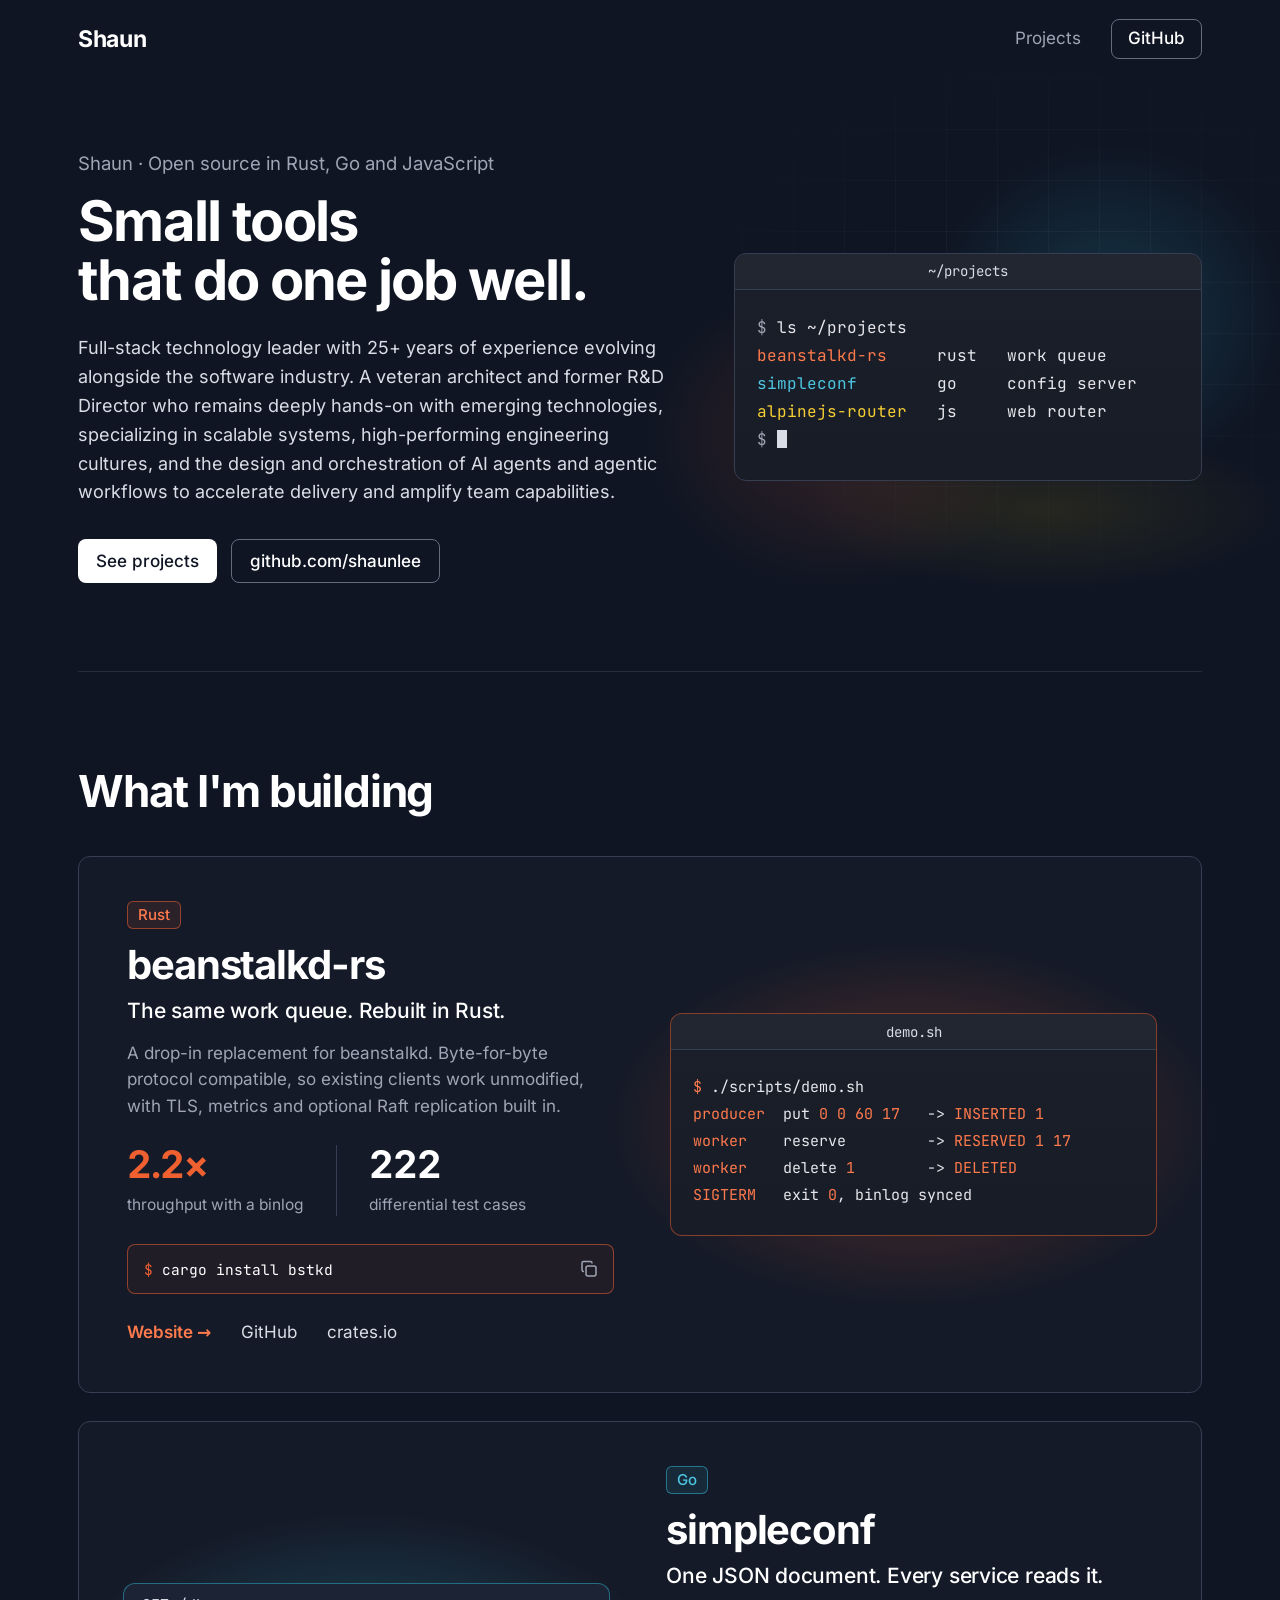
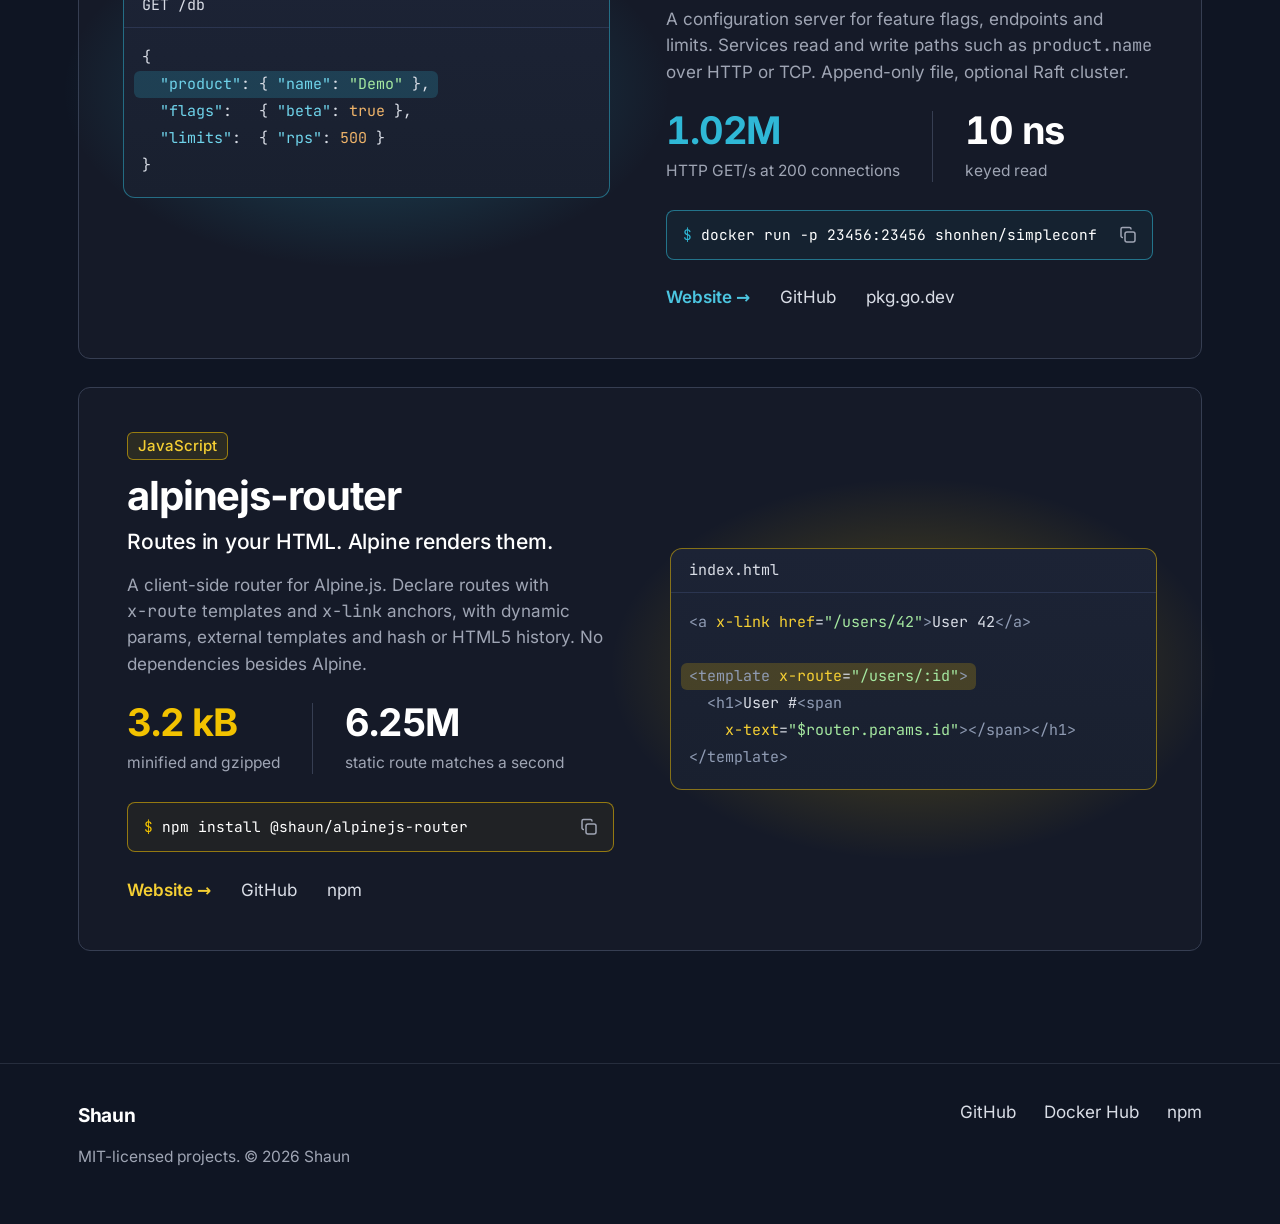
<file: index.html>
<!doctype html>
<html lang="en">
<head>
<meta charset="utf-8">
<meta name="viewport" content="width=device-width, initial-scale=1">
<title>Shaun: full-stack technology leader and open-source developer</title>
<meta name="description" content="Shaun, full-stack technology leader and former R&amp;D Director (25+ years). Open source: beanstalkd-rs, a Rust work queue; simpleconf, a Go config server; and alpinejs-router, a router for Alpine.js.">
<meta name="author" content="Shaun">
<meta name="robots" content="index, follow, max-image-preview:large, max-snippet:-1">
<link rel="canonical" href="https://shaunlee.github.io/">
<link rel="me" href="https://github.com/shaunlee">
<link rel="alternate" type="text/plain" title="llms.txt" href="/llms.txt">
<meta property="og:type" content="profile">
<meta property="profile:username" content="shaunlee">
<meta property="og:site_name" content="Shaun">
<meta property="og:locale" content="en_US">
<meta property="og:title" content="Shaun: full-stack technology leader and open-source developer">
<meta property="og:description" content="Full-stack technology leader with 25+ years of experience. Open-source projects: beanstalkd-rs, a drop-in beanstalkd replacement in Rust; simpleconf, a JSON configuration server in Go; and alpinejs-router, a 3.2 kB client-side router for Alpine.js.">
<meta property="og:url" content="https://shaunlee.github.io/">
<meta property="og:image" content="https://shaunlee.github.io/images/social-preview.png">
<meta property="og:image:type" content="image/png">
<meta property="og:image:width" content="1280">
<meta property="og:image:height" content="640">
<meta property="og:image:alt" content="Shaun: small tools that do one job well. Open source in Rust, Go and JavaScript">
<meta name="twitter:card" content="summary_large_image">
<meta name="twitter:title" content="Shaun: full-stack technology leader and open-source developer">
<meta name="twitter:description" content="Full-stack technology leader with 25+ years of experience. Open-source projects: beanstalkd-rs, a drop-in beanstalkd replacement in Rust; simpleconf, a JSON configuration server in Go; and alpinejs-router, a 3.2 kB client-side router for Alpine.js.">
<meta name="twitter:image" content="https://shaunlee.github.io/images/social-preview.png">
<meta name="twitter:image:alt" content="Shaun: small tools that do one job well. Open source in Rust, Go and JavaScript">
<meta name="theme-color" content="#0f1523">
<meta name="color-scheme" content="dark">
<link rel="icon" href="favicon.svg" type="image/svg+xml">
<link rel="apple-touch-icon" href="apple-touch-icon.png">
<link rel="preload" href="fonts/inter-latin-var.woff2" as="font" type="font/woff2" crossorigin>
<link rel="preload" href="fonts/jetbrains-mono-latin-var.woff2" as="font" type="font/woff2" crossorigin>
<link rel="stylesheet" href="style.css">
<script type="application/ld+json">
{
  "@context": "https://schema.org",
  "@graph": [
    {
      "@type": "WebSite",
      "@id": "https://shaunlee.github.io/#website",
      "url": "https://shaunlee.github.io/",
      "name": "Shaun",
      "inLanguage": "en",
      "publisher": {
        "@id": "https://shaunlee.github.io/#person"
      }
    },
    {
      "@type": "ProfilePage",
      "@id": "https://shaunlee.github.io/#profile",
      "url": "https://shaunlee.github.io/",
      "name": "Shaun: full-stack technology leader and open-source developer",
      "isPartOf": {
        "@id": "https://shaunlee.github.io/#website"
      },
      "mainEntity": {
        "@id": "https://shaunlee.github.io/#person"
      },
      "dateModified": "2026-11-09",
      "inLanguage": "en"
    },
    {
      "@type": "Person",
      "@id": "https://shaunlee.github.io/#person",
      "name": "Shaun",
      "alternateName": "shaunlee",
      "url": "https://shaunlee.github.io/",
      "description": "Full-stack technology leader with 25+ years of experience evolving alongside the software industry. A veteran architect and former R&D Director who remains deeply hands-on with emerging technologies, specializing in scalable systems, high-performing engineering cultures, and the design and orchestration of AI agents and agentic workflows to accelerate delivery and amplify team capabilities.",
      "jobTitle": "Full-stack technology leader",
      "knowsAbout": [
        "Software architecture",
        "Scalable systems",
        "Distributed systems",
        "Engineering leadership",
        "AI agents",
        "Agentic workflows",
        "Rust",
        "Go",
        "JavaScript",
        "Alpine.js",
        "Client-side routing",
        "Message queues",
        "Configuration management",
        "Raft consensus"
      ],
      "sameAs": [
        "https://github.com/shaunlee",
        "https://hub.docker.com/u/shonhen",
        "https://crates.io/users/shaunlee"
      ]
    },
    {
      "@type": "SoftwareSourceCode",
      "@id": "https://shaunlee.github.io/beanstalkd-rs/#software",
      "name": "beanstalkd-rs",
      "alternateName": "bstkd",
      "description": "A drop-in replacement for the beanstalkd work queue, written in Rust. Byte-for-byte protocol compatible, with TLS, metrics and optional Raft replication; 2.2x the throughput of beanstalkd with a binlog and 222 differential test cases against the reference.",
      "url": "https://shaunlee.github.io/beanstalkd-rs/",
      "codeRepository": "https://github.com/shaunlee/beanstalkd-rs",
      "programmingLanguage": "Rust",
      "license": "https://opensource.org/licenses/MIT",
      "author": {
        "@id": "https://shaunlee.github.io/#person"
      },
      "sameAs": [
        "https://crates.io/crates/bstkd",
        "https://hub.docker.com/r/shonhen/beanstalkd-rs"
      ]
    },
    {
      "@type": "SoftwareSourceCode",
      "@id": "https://shaunlee.github.io/simpleconf/#software",
      "name": "simpleconf",
      "description": "A configuration server in Go that holds one JSON document; services read and write key paths such as product.name over HTTP or a line-based TCP protocol. Append-only file, optional Raft cluster; about 1.02M HTTP GET/s at 200 connections.",
      "url": "https://shaunlee.github.io/simpleconf/",
      "codeRepository": "https://github.com/shaunlee/simpleconf",
      "programmingLanguage": "Go",
      "license": "https://opensource.org/licenses/MIT",
      "author": {
        "@id": "https://shaunlee.github.io/#person"
      },
      "sameAs": [
        "https://pkg.go.dev/github.com/shaunlee/simpleconf",
        "https://hub.docker.com/r/shonhen/simpleconf"
      ]
    },
    {
      "@type": ["SoftwareApplication", "SoftwareSourceCode"],
      "@id": "https://shaunlee.github.io/alpinejs-router/#software",
      "name": "alpinejs-router",
      "alternateName": "@shaun/alpinejs-router",
      "description": "A lightweight client-side router for Alpine.js. Routes are declared in HTML with x-route templates and x-link anchors, with dynamic params, external templates, and hash or HTML5 history modes; 3.2 kB gzipped and 6.25M static route matches a second.",
      "url": "https://shaunlee.github.io/alpinejs-router/",
      "codeRepository": "https://github.com/shaunlee/alpinejs-router",
      "programmingLanguage": "JavaScript",
      "runtimePlatform": "Alpine.js 3",
      "applicationCategory": "DeveloperApplication",
      "operatingSystem": "Any (web browser)",
      "license": "https://opensource.org/licenses/MIT",
      "author": {
        "@id": "https://shaunlee.github.io/#person"
      },
      "sameAs": [
        "https://github.com/shaunlee/alpinejs-router",
        "https://www.npmjs.com/package/@shaun/alpinejs-router"
      ]
    },
    {
      "@type": "ItemList",
      "@id": "https://shaunlee.github.io/#projects",
      "name": "Projects by Shaun",
      "itemListElement": [
        {
          "@type": "ListItem",
          "position": 1,
          "item": {
            "@id": "https://shaunlee.github.io/beanstalkd-rs/#software"
          }
        },
        {
          "@type": "ListItem",
          "position": 2,
          "item": {
            "@id": "https://shaunlee.github.io/simpleconf/#software"
          }
        },
        {
          "@type": "ListItem",
          "position": 3,
          "item": {
            "@id": "https://shaunlee.github.io/alpinejs-router/#software"
          }
        }
      ]
    }
  ]
}
</script>
</head>
<body>

<svg width="0" height="0" style="position:absolute" aria-hidden="true">
  <symbol id="copy" viewBox="0 0 20 20">
    <rect x="7" y="7" width="10" height="10" rx="2" fill="none" stroke="currentColor" stroke-width="1.5"/>
    <path d="M13 4.5V4a1.5 1.5 0 0 0-1.5-1.5h-7A1.5 1.5 0 0 0 3 4v7a1.5 1.5 0 0 0 1.5 1.5H5" fill="none" stroke="currentColor" stroke-width="1.5"/>
  </symbol>
  <symbol id="check" viewBox="0 0 20 20">
    <path d="m4.5 10.5 3.5 3.5 7.5-8" fill="none" stroke="currentColor" stroke-width="2" stroke-linecap="round" stroke-linejoin="round"/>
  </symbol>
</svg>

<a class="skip" href="#main">Skip to content</a>

<header class="nav">
  <div class="container nav-inner">
    <a class="brand" href="/">Shaun</a>
    <nav aria-label="Main">
      <a href="#projects">Projects</a>
      <a class="btn btn-outline" href="https://github.com/shaunlee">GitHub</a>
    </nav>
  </div>
</header>

<main id="main">

<section class="hero">
  <div class="hero-grid" aria-hidden="true"></div>
  <div class="container hero-inner">
    <div class="hero-copy">
      <!-- The eyebrow sits inside the h1 so the heading carries the name; it keeps the look of a separate line. -->
      <h1><span class="hero-eyebrow">Shaun · Open source in Rust, Go and JavaScript</span> Small tools<br>that do one job well.</h1>
      <p class="hero-lede">Full-stack technology leader with 25+ years of experience evolving alongside the software industry. A veteran architect and former R&amp;D Director who remains deeply hands-on with emerging technologies, specializing in scalable systems, high-performing engineering cultures, and the design and orchestration of AI agents and agentic workflows to accelerate delivery and amplify team capabilities.</p>
      <div class="actions">
        <a class="btn btn-primary" href="#projects">See projects</a>
        <a class="btn btn-outline" href="https://github.com/shaunlee">github.com/shaunlee</a>
      </div>
    </div>
    <div class="terminal">
      <div class="terminal-title" aria-hidden="true">~/projects</div>
<pre class="terminal-body ls"><span class="dim">$</span> ls ~/projects
<a class="o" href="#beanstalkd-rs">beanstalkd-rs</a>     rust   work queue
<a class="c" href="#simpleconf">simpleconf</a>        go     config server
<a class="y" href="#alpinejs-router">alpinejs-router</a>   js     web router
<span class="dim">$</span> <span class="cursor" aria-hidden="true"></span></pre>
    </div>
  </div>
</section>

<section class="section" id="projects" aria-labelledby="projects-title">
  <div class="container">
    <header class="section-head">
      <h2 id="projects-title">What I'm building</h2>
    </header>

    <ol class="projects">
      <li class="project accent-orange" id="beanstalkd-rs">
        <div class="project-copy">
          <span class="tag">Rust</span>
          <h3><a href="/beanstalkd-rs/">beanstalkd-rs</a></h3>
          <p class="tagline">The same work queue. Rebuilt in Rust.</p>
          <p class="desc">A drop-in replacement for beanstalkd. Byte-for-byte protocol compatible, so existing clients work unmodified, with TLS, metrics and optional Raft replication built in.</p>
          <dl class="figures">
            <div><dt>2.2×</dt><dd>throughput with a binlog</dd></div>
            <div><dt>222</dt><dd>differential test cases</dd></div>
          </dl>
          <div class="chip">
            <code><span class="prompt">$</span> <span id="cmd-bstkd">cargo install bstkd</span></code>
            <button class="copy" type="button" data-copy="cmd-bstkd" aria-label="Copy the beanstalkd-rs install command"><svg class="idle" aria-hidden="true"><use href="#copy"/></svg><svg class="ok" aria-hidden="true"><use href="#check"/></svg></button>
          </div>
          <p class="links">
            <a class="primary" href="/beanstalkd-rs/">Website<span class="sr-only"> of beanstalkd-rs</span>&nbsp;<span aria-hidden="true">→</span></a>
            <a href="https://github.com/shaunlee/beanstalkd-rs">GitHub<span class="sr-only"> repository of beanstalkd-rs</span></a>
            <a href="https://crates.io/crates/bstkd">crates.io</a>
          </p>
        </div>
        <div class="preview">
          <div class="terminal" role="img" aria-label="Output of scripts/demo.sh: a job is put, reserved and deleted, then SIGTERM syncs the binlog and exits 0">
            <div class="terminal-title">demo.sh</div>
<pre class="terminal-body" aria-hidden="true"><span class="o">$</span> ./scripts/demo.sh
<span class="o">producer</span>  put <span class="o">0 0 60 17</span>   -&gt; <span class="o">INSERTED 1</span>
<span class="o">worker</span>    reserve         -&gt; <span class="o">RESERVED 1 17</span>
<span class="o">worker</span>    delete <span class="o">1</span>        -&gt; <span class="o">DELETED</span>
<span class="o">SIGTERM</span>   exit <span class="o">0</span>, binlog synced</pre>
          </div>
        </div>
      </li>

      <li class="project accent-cyan" id="simpleconf">
        <div class="project-copy">
          <span class="tag">Go</span>
          <h3><a href="/simpleconf/">simpleconf</a></h3>
          <p class="tagline">One JSON document. Every service reads it.</p>
          <p class="desc">A configuration server for feature flags, endpoints and limits. Services read and write paths such as <code>product.name</code> over HTTP or TCP. Append-only file, optional Raft cluster.</p>
          <dl class="figures">
            <div><dt>1.02M</dt><dd>HTTP GET/s at 200 connections</dd></div>
            <div><dt>10 ns</dt><dd>keyed read</dd></div>
          </dl>
          <div class="chip">
            <code><span class="prompt">$</span> <span id="cmd-simpleconf">docker run -p 23456:23456 shonhen/simpleconf</span></code>
            <button class="copy" type="button" data-copy="cmd-simpleconf" aria-label="Copy the simpleconf docker command"><svg class="idle" aria-hidden="true"><use href="#copy"/></svg><svg class="ok" aria-hidden="true"><use href="#check"/></svg></button>
          </div>
          <p class="links">
            <a class="primary" href="/simpleconf/">Website<span class="sr-only"> of simpleconf</span>&nbsp;<span aria-hidden="true">→</span></a>
            <a href="https://github.com/shaunlee/simpleconf">GitHub<span class="sr-only"> repository of simpleconf</span></a>
            <a href="https://pkg.go.dev/github.com/shaunlee/simpleconf">pkg.go.dev</a>
          </p>
        </div>
        <div class="preview">
          <div class="doc" role="img" aria-label="The JSON document returned by GET /db, with product, flags and limits">
            <div class="doc-title">GET /db</div>
<pre class="doc-body" aria-hidden="true">{
<span class="hl">  <span class="k">"product"</span>: { <span class="k">"name"</span>: <span class="s">"Demo"</span> },</span>
  <span class="k">"flags"</span>:   { <span class="k">"beta"</span>: <span class="n">true</span> },
  <span class="k">"limits"</span>:  { <span class="k">"rps"</span>: <span class="n">500</span> }
}</pre>
          </div>
        </div>
      </li>

      <li class="project accent-yellow" id="alpinejs-router">
        <div class="project-copy">
          <span class="tag">JavaScript</span>
          <h3><a href="/alpinejs-router/">alpinejs-router</a></h3>
          <p class="tagline">Routes in your HTML. Alpine renders them.</p>
          <p class="desc">A client-side router for Alpine.js. Declare routes with <code>x-route</code> templates and <code>x-link</code> anchors, with dynamic params, external templates and hash or HTML5 history. No dependencies besides Alpine.</p>
          <dl class="figures">
            <div><dt>3.2 kB</dt><dd>minified and gzipped</dd></div>
            <div><dt>6.25M</dt><dd>static route matches a second</dd></div>
          </dl>
          <div class="chip">
            <code><span class="prompt">$</span> <span id="cmd-alpinejs-router">npm install @shaun/alpinejs-router</span></code>
            <button class="copy" type="button" data-copy="cmd-alpinejs-router" aria-label="Copy the alpinejs-router install command"><svg class="idle" aria-hidden="true"><use href="#copy"/></svg><svg class="ok" aria-hidden="true"><use href="#check"/></svg></button>
          </div>
          <p class="links">
            <a class="primary" href="/alpinejs-router/">Website<span class="sr-only"> of alpinejs-router</span>&nbsp;<span aria-hidden="true">→</span></a>
            <a href="https://github.com/shaunlee/alpinejs-router">GitHub<span class="sr-only"> repository of alpinejs-router</span></a>
            <a href="https://www.npmjs.com/package/@shaun/alpinejs-router">npm</a>
          </p>
        </div>
        <div class="preview">
          <div class="doc" role="img" aria-label="HTML for a route: an x-link anchor to /users/42 and an x-route template for /users/:id that shows the id param">
            <div class="doc-title">index.html</div>
<pre class="doc-body html" aria-hidden="true"><span class="t">&lt;a</span> <span class="at">x-link</span> <span class="at">href</span>=<span class="s">"/users/42"</span><span class="t">&gt;</span>User 42<span class="t">&lt;/a&gt;</span>

<span class="hl"><span class="t">&lt;template</span> <span class="at">x-route</span>=<span class="s">"/users/:id"</span><span class="t">&gt;</span></span>
  <span class="t">&lt;h1&gt;</span>User #<span class="t">&lt;span</span>
    <span class="at">x-text</span>=<span class="s">"$router.params.id"</span><span class="t">&gt;&lt;/span&gt;&lt;/h1&gt;</span>
<span class="t">&lt;/template&gt;</span></pre>
          </div>
        </div>
      </li>
    </ol>
  </div>
</section>

</main>

<footer class="footer">
  <div class="container footer-inner">
    <div>
      <a class="brand" href="/">Shaun</a>
      <p>MIT-licensed projects. © 2026 Shaun</p>
    </div>
    <nav aria-label="Elsewhere">
      <a href="https://github.com/shaunlee">GitHub</a>
      <a href="https://hub.docker.com/u/shonhen">Docker Hub</a>
      <a href="https://www.npmjs.com/~shaun">npm</a>
    </nav>
  </div>
</footer>

<script>
document.querySelectorAll('[data-copy]').forEach(btn => btn.addEventListener('click', async () => {
  try { await navigator.clipboard.writeText(document.getElementById(btn.dataset.copy).textContent); }
  catch { return; }
  btn.classList.add('done');
  clearTimeout(btn.t);
  btn.t = setTimeout(() => btn.classList.remove('done'), 1200);
}));
</script>
</body>
</html>
</file>
<file: style.css>
@font-face {
  font-family: "Inter";
  src: url("fonts/inter-latin-var.woff2") format("woff2");
  font-weight: 100 900;
  font-display: swap;
}
@font-face {
  font-family: "JetBrains Mono";
  src: url("fonts/jetbrains-mono-latin-var.woff2") format("woff2");
  font-weight: 100 800;
  font-display: swap;
}

/* The same tokens as the project sites, so this page reads as their parent. */
:root {
  --bg: #0f1523;
  --panel: #151a28;
  --panel-2: #1a2030;
  --line: #262d3d;
  --line-strong: #363e52;
  --fg: #ffffff;
  --text: #d9dde6;
  --muted: #9fa5b4;
  --sans: "Inter", system-ui, -apple-system, "Segoe UI", sans-serif;
  --mono: "JetBrains Mono", ui-monospace, "SF Mono", Menlo, monospace;
  --radius: 12px;

  /* Project accents, as on each project's own site. */
  --orange: #ef6031;
  --orange-text: #ff7a4d;
  --cyan: #2fb8d6;
  --cyan-text: #4cc6e1;
  --yellow: #f2c200;
  --yellow-text: #f5cf33;
}

/* Each project row carries its own accent and nothing else does. */
.accent-orange { --a: var(--orange); --a-text: var(--orange-text); --a-rgb: 239, 96, 49; }
.accent-cyan { --a: var(--cyan); --a-text: var(--cyan-text); --a-rgb: 47, 184, 214; }
.accent-yellow { --a: var(--yellow); --a-text: var(--yellow-text); --a-rgb: 242, 194, 0; }

*, *::before, *::after { box-sizing: border-box; }
html { -webkit-text-size-adjust: 100%; scroll-behavior: smooth; }
body {
  margin: 0;
  background: var(--bg);
  color: var(--text);
  font: 400 17px/1.5 var(--sans);
  -webkit-font-smoothing: antialiased;
  -moz-osx-font-smoothing: grayscale;
}
.hero, .section, .footer { overflow-x: clip; }
a { color: inherit; text-decoration: none; }
h1, h2, h3 { color: var(--fg); margin: 0; }
h1, h2, .tagline { text-wrap: balance; }
p { margin: 0; }
code, pre { font-family: var(--mono); font-variant-ligatures: none; font-feature-settings: "calt" 0, "liga" 0; }
button { font: inherit; color: inherit; }
:focus-visible { outline: 2px solid var(--fg); outline-offset: 3px; border-radius: 4px; }
.accent-orange :focus-visible, .accent-cyan :focus-visible, .accent-yellow :focus-visible { outline-color: var(--a); }

.sr-only {
  position: absolute; width: 1px; height: 1px; padding: 0; margin: -1px;
  overflow: hidden; clip: rect(0 0 0 0); white-space: nowrap; border: 0;
}

.skip {
  position: absolute; left: 16px; top: -60px; z-index: 10;
  padding: 10px 14px; border-radius: 8px; background: var(--fg); color: var(--bg); font-weight: 600;
}
.skip:focus { top: 12px; }

.container { width: 100%; max-width: calc(1124px + 48px); margin: 0 auto; padding: 0 24px; }

/* Buttons */
.btn {
  display: inline-flex; align-items: center; justify-content: center; gap: 8px;
  height: 44px; padding: 0 18px; border-radius: 8px;
  font-weight: 500; font-size: 17px; white-space: nowrap;
  transition: background-color .15s, border-color .15s, color .15s;
}
.btn-primary { background: var(--fg); color: var(--bg); }
.btn-primary:hover { background: #dfe3ea; }
.btn-outline { color: var(--fg); border: 1px solid #646c7e; }
.btn-outline:hover { border-color: var(--text); background: rgba(255,255,255,.04); }
.btn svg { width: 18px; height: 18px; }

/* Navigation */
.nav { position: relative; z-index: 2; }
.nav-inner { display: flex; align-items: center; justify-content: space-between; height: 78px; }
.brand { display: inline-block; padding: 6px 0; color: var(--fg); font-weight: 700; font-size: 23px; letter-spacing: -0.015em; }
.nav nav { display: flex; align-items: center; gap: 30px; }
.nav nav a:not(.btn) { color: var(--muted); transition: color .15s; }
.nav nav a:not(.btn):hover { color: var(--fg); }
.nav .btn { height: 40px; padding: 0 16px; }

/* Hero */
.hero { position: relative; padding: 72px 0 88px; }
.hero-grid {
  position: absolute; inset: 0 0 auto auto; width: 50%; height: 520px; pointer-events: none;
  background-image:
    linear-gradient(to right, rgba(255,255,255,.035) 1px, transparent 1px),
    linear-gradient(to bottom, rgba(255,255,255,.035) 1px, transparent 1px);
  background-size: 51px 51px;
  -webkit-mask-image: radial-gradient(ellipse 80% 75% at 62% 45%, #000 25%, transparent 75%);
          mask-image: radial-gradient(ellipse 80% 75% at 62% 45%, #000 25%, transparent 75%);
}
.hero-inner { position: relative; display: grid; grid-template-columns: 1fr 468px; gap: 64px; align-items: center; }
.hero-eyebrow { display: block; color: var(--muted); font-size: 18.5px; font-weight: 400; line-height: 1.5; letter-spacing: normal; margin-bottom: 14px; }
.hero h1 { font-size: 56px; line-height: 1.06; font-weight: 700; letter-spacing: -0.03em; margin-bottom: 24px; }
.hero-lede { color: var(--text); font-size: 18px; line-height: 1.6; max-width: 36em; }
.actions { display: flex; flex-wrap: wrap; gap: 14px; margin-top: 32px; }

/* Terminal (hero and beanstalkd-rs preview) */
.terminal {
  position: relative;
  background: linear-gradient(180deg, #1b1f2a, #181c26);
  border: 1px solid var(--line-strong); border-radius: var(--radius);
}
.terminal-title {
  height: 36px; display: grid; place-items: center;
  color: var(--text); font: 400 14px/1 var(--mono); border-bottom: 1px solid var(--line-strong);
  background: rgba(255,255,255,.03); border-radius: var(--radius) var(--radius) 0 0;
}
.terminal-body { margin: 0; padding: 24px 22px 26px; font-size: 16px; line-height: 28px; color: #e6e6ec; white-space: pre; overflow-x: auto; }
.terminal-body .dim { color: var(--muted); }

/* Hero terminal: the three accents meet behind it. */
.hero .terminal::before {
  content: ""; position: absolute; inset: -110px -90px; z-index: -1; pointer-events: none;
  background:
    radial-gradient(closest-side at 30% 65%, rgba(239, 96, 49, .16), transparent),
    radial-gradient(closest-side at 72% 38%, rgba(47, 184, 214, .20), transparent),
    radial-gradient(closest-side at 62% 82%, rgba(242, 194, 0, .10), transparent);
}
.ls a { padding: 4px 0; border-radius: 3px; text-decoration: underline; text-decoration-color: transparent; text-underline-offset: 4px; transition: text-decoration-color .15s; }
.ls a:hover { text-decoration-color: currentColor; }
.ls .o { color: var(--orange-text); }
.ls .c { color: var(--cyan-text); }
.ls .y { color: var(--yellow-text); }
.cursor { display: inline-block; width: .6em; height: 1.1em; vertical-align: -.2em; background: var(--text); animation: blink 1.1s steps(1) infinite; }
@keyframes blink { 50% { opacity: 0; } }
@media (prefers-reduced-motion: reduce) {
  html { scroll-behavior: auto; }
  .cursor { animation: none; }
}

/* Sections */
.section > .container { padding-top: 96px; }
.section > .container::before { content: ""; display: block; height: 1px; margin-top: -96px; margin-bottom: 95px; background: var(--line); }
.section-head { margin-bottom: 40px; }
.eyebrow { color: var(--muted); font-weight: 500; font-size: 15px; text-transform: uppercase; letter-spacing: .12em; }
.section h2 { font-size: 44px; line-height: 1.1; font-weight: 700; letter-spacing: -0.028em; margin-top: 10px; }

/* Project rows */
.projects { list-style: none; margin: 0; padding: 0; display: grid; gap: 28px; }
.project {
  display: grid; grid-template-columns: minmax(0, 1fr) minmax(0, 1fr); gap: 56px; align-items: center;
  padding: 44px 44px 44px 48px;
  background: var(--panel); border: 1px solid var(--line-strong); border-radius: var(--radius);
  scroll-margin-top: 24px;
}
.project:nth-child(even) { padding: 44px 48px 44px 44px; }
.project:nth-child(even) .project-copy { order: 2; }
.project:nth-child(even) .preview { order: 1; }

.tag {
  display: inline-block; padding: 2px 10px; border-radius: 6px;
  font-size: 15px; font-weight: 500; line-height: 22px;
  color: var(--a-text); background: rgba(var(--a-rgb), .1); border: 1px solid rgba(var(--a-rgb), .55);
}
.project h3 { font-size: 40px; line-height: 1.1; font-weight: 700; letter-spacing: -0.028em; margin-top: 14px; }
.project h3 a:hover { color: var(--a-text); }
.tagline { color: var(--fg); font-size: 21px; font-weight: 500; letter-spacing: -0.01em; margin-top: 8px; }
.desc { color: var(--muted); font-size: 17px; line-height: 1.55; margin-top: 14px; max-width: 34em; }
.desc code { white-space: nowrap; }

.figures { display: grid; grid-template-columns: repeat(2, minmax(0, max-content)); justify-content: start; margin: 26px 0 0; }
.figures div { padding-right: 32px; }
.figures div + div { padding-left: 32px; padding-right: 0; border-left: 1px solid var(--line-strong); }
.figures dt { font-size: 38px; font-weight: 700; line-height: 1; letter-spacing: -0.03em; color: var(--fg); font-variant-numeric: tabular-nums; }
.figures div:first-child dt { color: var(--a); }
.figures dd { margin: 10px 0 0; color: var(--muted); font-size: 15.5px; }

.chip {
  display: flex; align-items: center; justify-content: space-between; gap: 12px;
  max-width: 100%; min-height: 48px; margin-top: 28px; padding: 8px 8px 8px 16px;
  background: rgba(var(--a-rgb), .05); border: 1px solid rgba(var(--a-rgb), .55); border-radius: 8px;
}
.chip code { min-width: 0; overflow-x: auto; white-space: pre; font-size: 14.5px; color: var(--fg); scrollbar-width: none; }
.chip code::-webkit-scrollbar { display: none; }
.prompt { color: var(--a); }
.copy {
  flex: none; display: inline-grid; place-items: center; width: 32px; height: 32px; padding: 0;
  background: none; border: 0; border-radius: 6px; color: var(--muted); cursor: pointer;
  transition: color .15s, background-color .15s;
}
.copy svg { width: 20px; height: 20px; }
.copy:hover { color: var(--fg); background: rgba(255,255,255,.06); }
.copy .ok { display: none; }
.copy.done { color: var(--a); }
.copy.done .idle { display: none; }
.copy.done .ok { display: block; }

.links { display: flex; flex-wrap: wrap; align-items: center; gap: 4px 30px; margin-top: 22px; }
.links a { display: inline-flex; align-items: center; min-height: 32px; color: var(--text); transition: color .15s; }
.links a:hover { color: var(--fg); text-decoration: underline; text-underline-offset: 4px; }
.links a.primary { color: var(--a-text); font-weight: 600; }
.links a.primary:hover { color: var(--a-text); }

/* Previews echo each project's own site. */
.preview { position: relative; isolation: isolate; }
.preview::before {
  content: ""; position: absolute; inset: -70px -60px; z-index: -1; pointer-events: none;
  background: radial-gradient(closest-side, rgba(var(--a-rgb), .3), transparent);
}
.preview .terminal, .preview .doc { border-color: rgba(var(--a-rgb), .5); }
.preview .terminal-body { font-size: 15px; line-height: 27px; }
.preview .o { color: var(--orange-text); }

.doc { background: linear-gradient(180deg, #1c2335, #19202f); border: 1px solid var(--line-strong); border-radius: var(--radius); }
.doc-title { height: 44px; padding: 0 18px; display: flex; align-items: center; font: 400 15px/1 var(--mono); color: var(--text); border-bottom: 1px solid #2b3550; }
.doc-body { margin: 0; padding: 16px 18px 18px; font-size: 15px; line-height: 27px; color: var(--text); white-space: pre; overflow-x: auto; }
.doc-body .hl { display: inline-block; margin-left: -8px; padding: 2px 8px; line-height: 23px; border-radius: 6px; background: rgba(var(--a-rgb), .2); }
.doc-body .k { color: #6fd3ea; }
.doc-body .s { color: #a5e8a0; }
.doc-body .n { color: #f0b46a; }
.doc-body.html .t { color: #8f9bb3; }
.doc-body.html .at { color: var(--yellow-text); }

/* Footer */
.footer { margin-top: 112px; border-top: 1px solid var(--line); padding: 32px 0 56px; }
.footer-inner { display: flex; justify-content: space-between; align-items: flex-start; gap: 24px 40px; flex-wrap: wrap; }
.footer .brand { font-size: 19px; }
.footer p { color: var(--muted); font-size: 15.5px; margin-top: 8px; }
.footer nav { display: flex; gap: 8px 28px; flex-wrap: wrap; }
.footer nav a { display: inline-flex; align-items: center; min-height: 32px; color: var(--text); }
.footer nav a:hover { color: var(--fg); text-decoration: underline; text-underline-offset: 4px; }

/* Narrow screens */
@media (max-width: 1100px) {
  .hero-inner { grid-template-columns: minmax(0, 1fr); gap: 56px; }
  .hero .terminal { max-width: 520px; }
  .hero-grid { width: 100%; }
  .project, .project:nth-child(even) { grid-template-columns: minmax(0, 1fr); gap: 44px; padding: 36px; }
  .project:nth-child(even) .project-copy, .project:nth-child(even) .preview { order: 0; }
  .preview { max-width: 560px; }
}
@media (max-width: 640px) {
  body { font-size: 16px; }
  .nav-inner { height: 68px; }
  .brand { font-size: 20px; }
  .nav nav { gap: 20px; }
  .hero { padding: 36px 0 72px; }
  .hero-eyebrow { font-size: 16px; }
  .hero h1 { font-size: 40px; }
  .hero-lede { font-size: 17.5px; }
  .actions .btn { flex: 1 1 auto; }
  .terminal-body, .preview .terminal-body, .doc-body { font-size: 13px; line-height: 23px; padding: 16px; }
  .section > .container { padding-top: 72px; }
  .section > .container::before { margin-top: -72px; margin-bottom: 71px; }
  .section h2 { font-size: 34px; }
  .section-head { margin-bottom: 28px; }
  .project, .project:nth-child(even) { padding: 26px 20px 28px; gap: 36px; }
  .project h3 { font-size: 32px; }
  .tagline { font-size: 18.5px; }
  .desc { font-size: 16px; }
  .figures div { padding-right: 20px; }
  .figures div + div { padding-left: 20px; }
  .figures dt { font-size: 32px; }
  .figures dd { font-size: 14.5px; }
  /* Wrap the command rather than hide part of it behind a scroll. */
  .chip code { font-size: 13.5px; line-height: 1.5; white-space: normal; }
  .links { gap: 4px 22px; }
  .preview::before { inset: -40px -20px; }
  .footer { margin-top: 88px; }
}

/* 404 links */
.notfound .sub a { color: var(--text); text-decoration: underline; text-decoration-color: var(--line-strong); text-underline-offset: 4px; }
.notfound .sub a:hover { color: var(--fg); text-decoration-color: currentColor; }
</file>
